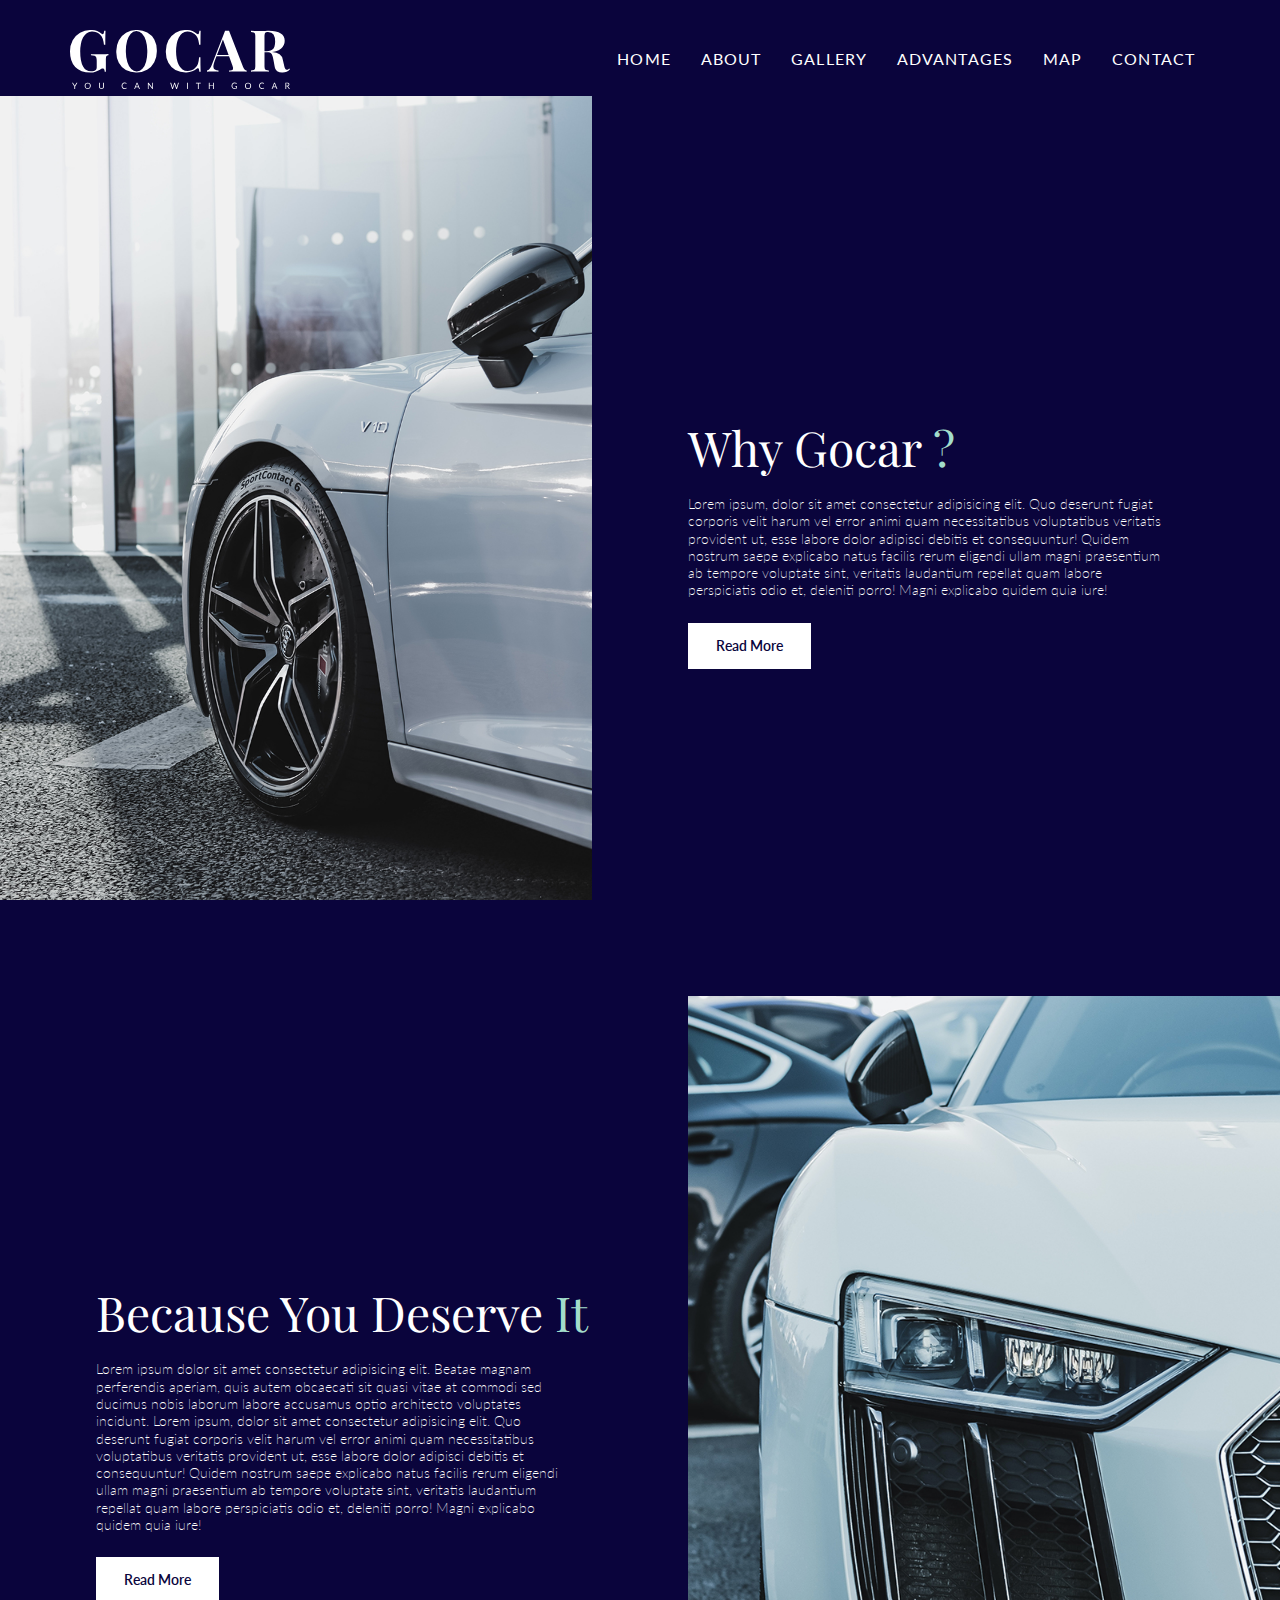
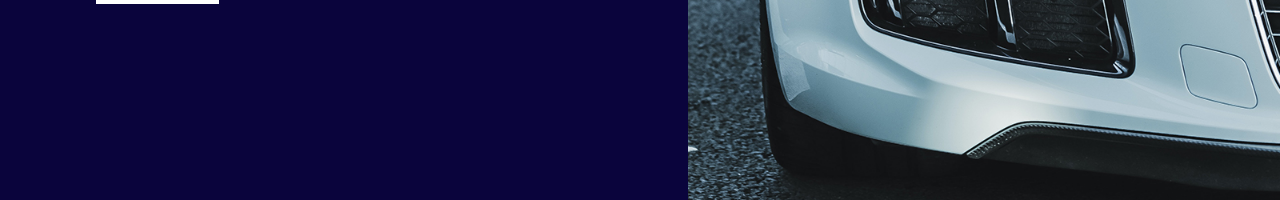
<file: pages/about.html>
<head>
    <meta charset="UTF-8">
    <meta http-equiv="X-UA-Compatible" content="IE=edge">
    <meta name="viewport" content="width=device-width, initial-scale=1.0">
    <title>GoCar</title>
    <meta name="description" content="Rent cars online">
    <meta name="keywords" content="cars, rent, online">
    <meta name="author" content="Hamza Bouchikhi">
    <link rel="stylesheet" href="../css/style.css">
</head>

<body>
    <header class="header">
        <nav class="navbar container">
            <img src="../images/logo.svg" alt="GoCar logo" />
            <ul>
                <li><a href="../index.html">Home</a></li>
                <li><a href="about.html">About</a></li>
                <li><a href="gallery.html">Gallery</a></li>
                <li><a href="advantages.html">Advantages</a></li>
                <li><a href="map.html">Map</a></li>
                <li><a href="contact.html">contact</a></li>
    
            </ul>
        </nav>
    </header>
        <section class="about">
          <div>
              <img src="../images/car1.jpg" alt="" />
          </div>
          <div class="container">
              <h2>Why Gocar <span>?</span></h2>
              <p>
                  Lorem ipsum, dolor sit amet consectetur adipisicing elit. Quo deserunt
                  fugiat corporis velit harum vel error animi quam necessitatibus
                  voluptatibus veritatis provident ut, esse labore dolor adipisci
                  debitis et consequuntur! Quidem nostrum saepe explicabo natus facilis
                  rerum eligendi ullam magni praesentium ab tempore voluptate sint,
                  veritatis laudantium repellat quam labore perspiciatis odio et,
                  deleniti porro! Magni explicabo quidem quia iure!
              </p>
              <a href="#" class="btn">read more</a>
          </div>
        </section>
        
        <section class="about2">
          <div>
              <img src="../images/car2.jpg" alt="" />
          </div>
          <div class="container">
              <h2>Because You Deserve <span>It</span></h2>
              <p>
                  Lorem ipsum dolor sit amet consectetur adipisicing elit. Beatae magnam
                  perferendis aperiam, quis autem obcaecati sit quasi vitae at commodi
                  sed ducimus nobis laborum labore accusamus optio architecto voluptates
                  incidunt. Lorem ipsum, dolor sit amet consectetur adipisicing elit.
                  Quo deserunt fugiat corporis velit harum vel error animi quam
                  necessitatibus voluptatibus veritatis provident ut, esse labore dolor
                  adipisci debitis et consequuntur! Quidem nostrum saepe explicabo natus
                  facilis rerum eligendi ullam magni praesentium ab tempore voluptate
                  sint, veritatis laudantium repellat quam labore perspiciatis odio et,
                  deleniti porro! Magni explicabo quidem quia iure!
              </p>
              <a href="#" class="btn">read more</a>
          </div>
        </section>
        
</body>
</file>
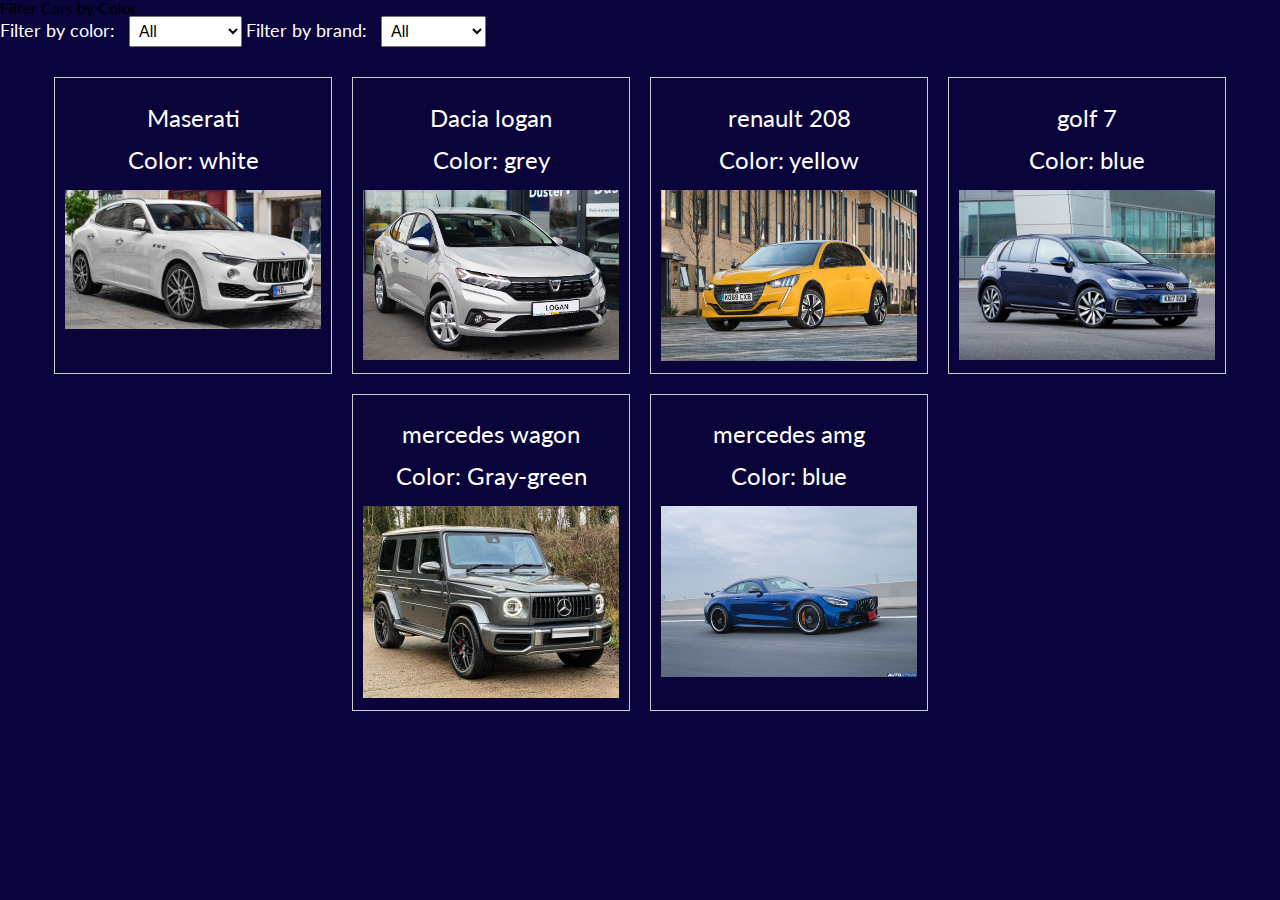
<file: pages/all_cars.html>
<!DOCTYPE html>
<html lang="en">
<head>
  <meta charset="UTF-8">
  <meta name="viewport" content="width=device-width, initial-scale=1.0">
  <link rel="stylesheet" href="../css/style.css">
  <title>Car Filter by Color</title>
</head>
<body>

  <h1>Filter Cars by Color</h1>


  <label for="filterInput">Filter by color:</label>
  <select id="filterInput">
    <option value="">All</option>
    <option value="white">white</option>
    <option value="grey">grey</option>
    <option value="yellow">yellow</option>
    <option value="blue">blue</option>
    <option value="Gray-green">Gray-green</option>
  </select>

  <label for="filterInput">Filter by brand:</label>
  <select id="filterInput2">
    <option value="">All</option>
    <option value="mercedes">mercedes</option>
    <option value="dacia">dacia</option>
    <option value="renault">renault</option>
    <option value="Maserati">Maserati</option>
    <option value="volsvagen">volsvagen</option>
  </select>

 
  <div class="card-container">
    <div class="card" data-color="white" brand-name = "Maserati">
      <h2 class="car_title">Maserati</h2>
      <p class="car_color">Color: white</p>
      <img src="../images/Maserati.jpg" alt="Car" />
    </div>
    
    <div class="card" data-color="grey" brand-name = "Dacia">
      <h2 class="car_title">Dacia logan</h2>
      <p class="car_color">Color: grey</p>
      <img src="../images/Dacia.jpg" alt="Car" />
    </div>
    
    <div class="card" data-color="yellow" brand-name = "renault">
      <h2 class="car_title">renault 208</h2>
      <p class="car_color">Color: yellow</p>
      <img src="../images/renault.jpg" alt="Car" />
    </div>
    
    <div class="card" data-color="blue" brand-name = "volsvagen">
      <h2 class="car_title">golf 7</h2>
      <p class="car_color">Color: blue</p>
      <img src="../images/golf7.jpg" alt="Car" />
    </div>

    <div class="card" data-color="Gray-green" brand-name = "mercedes">
      <h2 class="car_title">mercedes wagon</h2>
      <p class="car_color">Color: Gray-green</p>
      <img src="../images/mercedes.jpg" alt="Car" />
    </div>
    <div class="card" data-color="blue" brand-name = "mercedes">
      <h2 class="car_title">mercedes amg</h2>
      <p class="car_color">Color: blue</p>
      <img src="../images/mercedes2.jpg" alt="Car" />
    </div>

  </div>






</body>
<script src="../index.js"></script>
</html>
</file>
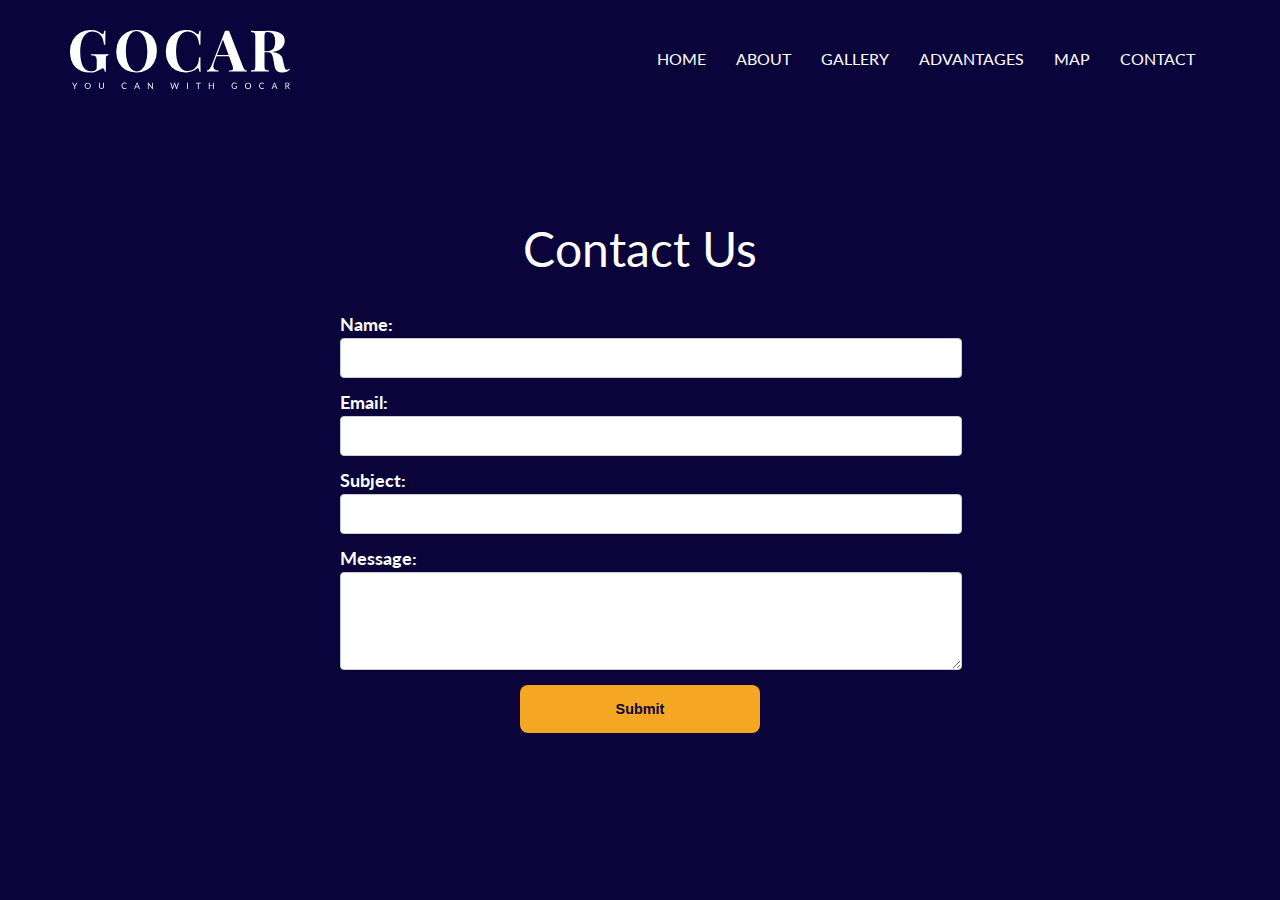
<file: pages/contact.html>
<!DOCTYPE html>
<html lang="en">
<head>
    <meta charset="UTF-8">
    <meta http-equiv="X-UA-Compatible" content="IE=edge">
    <meta name="viewport" content="width=device-width, initial-scale=1.0">
    <title>GoCar</title>
    <meta name="description" content="Rent cars online">
    <meta name="keywords" content="cars, rent, online">
    <meta name="author" content="Hamza Bouchikhi">
    <link rel="stylesheet" href="../css/style.css">
</head>
<header class="header">
    <nav class="navbar container">
        <img src="../images/logo.svg" alt="GoCar logo" />
        <ul>
            <li><a href="../index.html">Home</a></li>
            <li><a href="about.html">About</a></li>
            <li><a href="gallery.html">Gallery</a></li>
            <li><a href="advantages.html">Advantages</a></li>
            <li><a href="map.html">Map</a></li>
            <li><a href="contact.html">contact</a></li>

        </ul>
    </nav>
</header>
    <section class="advbyme">
        <h1 class="contact_title ">Contact Us</h1>
        <form class="contact-ontainer" action="" method="">
            <div class="form-group">
                <label for="name" class="form-label">Name:</label>
                <input type="text" id="name" name="name" class="form-input" required>
            </div>

            <div class="form-group">
                <label for="email" class="form-label">Email:</label>
                <input type="email" id="email" name="email" class="form-input" required>
            </div>

            <div class="form-group">
                <label for="subject" class="form-label">Subject:</label>
                <input type="text" id="subject" name="subject" class="form-input">
            </div>

            <div class="form-group">
                <label for="message" class="form-label">Message:</label>
                <textarea id="message" name="message" class="form-textarea" rows="4" required></textarea>
            </div>

            <div class="form-group">
                <input type="submit" class="form-submit" value="Submit">
            </div>
        </form>
    </section>
</body>
</html>
</file>
<file: css/style.css>
@import url("https://fonts.googleapis.com/css2?family=Lato:wght@300;400;700;900&family=Playfair+Display:wght@400;500;700;800&display=swap");
html,
body,
div,
span,
applet,
object,
iframe,
h1,
h2,
h3,
h4,
h5,
h6,
p,
blockquote,
pre,
a,
abbr,
acronym,
address,
big,
cite,
code,
del,
dfn,
em,
img,
ins,
kbd,
q,
s,
samp,
small,
strike,
strong,
sub,
sup,
tt,
var,
b,
u,
i,
center,
dl,
dt,
dd,
ol,
ul,
li,
fieldset,
form,
label,
legend,
table,
caption,
tbody,
tfoot,
thead,
tr,
th,
td,
article,
aside,
canvas,
details,
embed,
figure,
figcaption,
footer,
header,
hgroup,
menu,
nav,
output,
ruby,
section,
summary,
time,
mark,
audio,
video {
  margin: 0;
  padding: 0;
  border: 0;
  font-size: 100%;
  font: inherit;
  vertical-align: baseline;
}

/* HTML5 display-role reset for older browsers */
article,
aside,
details,
figcaption,
figure,
footer,
header,
hgroup,
menu,
nav,
section {
  display: block;
}

body {
  font-family: "Lato", sans-serif;
  -webkit-box-sizing: border-box;
          box-sizing: border-box;
  line-height: 1;
  background: #0a043c;
}

ol,
ul {
  list-style: none;
}

blockquote,
q {
  quotes: none;
}

blockquote:before,
blockquote:after,
q:before,
q:after {
  content: "";
  content: none;
}

table {
  border-collapse: collapse;
  border-spacing: 0;
}

a {
  text-decoration: none;
  color: #fff;
}

img {
  max-width: 100%;
}

.container {
  max-width: 1140px;
  margin: 0 auto;
}

.btn {
  background: #fff;
  color: #0a043c;
  padding: 16px 28px;
  text-transform: capitalize;
  display: inline-block;
  font-size: 0.9rem;
  -webkit-transition: 200ms;
  transition: 200ms;
  font-weight: 600;
}

.btn:hover {
  background: #a3ddcb;
}

.header {
  z-index: 1;
  position: absolute;
  width: 100%;
  padding: 30px 0;
}

.header .navbar {
  display: -webkit-box;
  display: -ms-flexbox;
  display: flex;
  width: 100%;
  -webkit-box-pack: justify;
      -ms-flex-pack: justify;
          justify-content: space-between;
  -webkit-box-align: center;
      -ms-flex-align: center;
          align-items: center;
}

.header .navbar img {
  width: 220px;
}

.header .navbar ul {
  display: -webkit-box;
  display: -ms-flexbox;
  display: flex;
}

.header .navbar ul li {
  padding: 15px;
  text-transform: uppercase;
  letter-spacing: 1.1;
}

.header .navbar ul li a {
  -webkit-transition: 300ms;
  transition: 300ms;
}

.header .navbar ul li:hover a {
  opacity: 0.8;
}

section.hero {
  height: 100vh;
  background: #0a043c;
  position: relative;
}

section.hero video {
  position: absolute;
  right: 0;
  bottom: 0;
  min-width: 100%;
  min-height: 100%;
  opacity: 0.4;
}

section.hero .content {
  position: absolute;
  color: #fff;
  bottom: 90px;
}

section.hero .content h1 {
  font-family: "Playfair Display", serif;
  font-size: 4rem;
  margin-bottom: 10px;
  font-weight: 600;
}

section.hero .content p {
  font-weight: 200;
  font-size: 0.9rem;
  line-height: 1.2;
  color: #fff;
  width: 50%;
}

section.about,
section.about2 {
  display: -webkit-box;
  display: -ms-flexbox;
  display: flex;
  -webkit-box-align: center;
      -ms-flex-align: center;
          align-items: center;
  height: 100vh;
  overflow: hidden;
}

section.about div,
section.about2 div {
  margin-top: 15%;
  width: 50%;
}

section.about div:first-child,
section.about2 div:first-child {
  margin-right: 6rem;
  height: 100%;
}

section.about div img,
section.about2 div img {
  width: 100%;
  height: 100%;
  -o-object-fit: cover;
     object-fit: cover;
}

section.about div h2,
section.about2 div h2 {
  color: #fff;
  font-family: "Playfair Display", serif;
  font-size: 3rem;
  margin-bottom: 1.5rem;
}

section.about div p,
section.about2 div p {
  font-weight: 200;
  font-size: 0.9rem;
  line-height: 1.2;
  color: #fff;
  width: 80%;
  margin-bottom: 1.5rem;
}

section.about div span,
section.about2 div span {
  color: #a3ddcb;
}

section.adv {
  background: #08032e;
  padding-top: 180px;
  padding-bottom: 180px;
  color: white;
  text-align: center;
}

section.adv h2 {
  color: #fff;
  font-family: "Playfair Display", serif;
  font-size: 3rem;
  margin-bottom: 1.5rem;
}

section.adv > p {
  font-weight: 200;
  font-size: 0.9rem;
  line-height: 1.2;
  color: #fff;
  width: 60%;
  margin: 0 auto;
  margin-bottom: 45px;
  opacity: 0.4;
}

section.adv .icon-container {
  width: 100%;
  display: -ms-grid;
  display: grid;
  -ms-grid-columns: (1fr)[4];
      grid-template-columns: repeat(4, 1fr);
  justify-items: center;
  grid-gap: 1rem;
}

section.adv .icon-container > div {
  -webkit-box-flex: 1;
      -ms-flex: 1;
          flex: 1;
  text-align: left;
  display: -webkit-box;
  display: -ms-flexbox;
  display: flex;
  -webkit-box-align: center;
      -ms-flex-align: center;
          align-items: center;
}

section.adv .icon-container > div img {
  width: 100px;
  margin-right: 1rem;
}

section.adv .icon-container > div div h5 {
  font-family: "Playfair Display", serif;
  font-weight: 600;
  margin-bottom: 10px;
}

section.adv .icon-container > div div p {
  font-weight: 200;
  font-size: 0.9rem;
  line-height: 1.2;
  color: #fff;
  word-break: break-all;
}

section.about2 div:first-child {
  margin-right: 0;
  margin-left: 0;
  -webkit-box-ordinal-group: 3;
      -ms-flex-order: 2;
          order: 2;
}

section.about2 div {
  margin-left: 6rem;
}

section.gallery {
  background: #08032e;
  text-align: center;
  padding: 90px 0;
}

section.gallery h2 {
  color: #fff;
  font-family: "Playfair Display", serif;
  font-size: 3rem;
  margin-bottom: 1.5rem;
}

section.gallery h2 span {
  color: #a3ddcb;
}

section.gallery p {
  font-weight: 200;
  font-size: 0.9rem;
  line-height: 1.2;
  color: #fff;
  width: 60%;
  margin: 0 auto;
  margin-bottom: 45px;
  opacity: 0.4;
}

.gallery-container {
  display: -ms-grid;
  display: grid;
  -ms-grid-columns: (1fr)[3];
      grid-template-columns: repeat(3, 1fr);
  -ms-grid-rows: (330px)[2];
      grid-template-rows: repeat(2, 330px);
  margin-bottom: 45px;
}

.gallery-container .gallery-item {
  overflow: hidden;
  position: relative;
}

.gallery-container .gallery-item:hover .gallery-overlay {
  -webkit-transform: translateY(0px);
          transform: translateY(0px);
}

.gallery-container .gallery-item:hover img {
  -webkit-transform: scale(1.1);
          transform: scale(1.1);
}

.gallery-container .gallery-item .gallery-overlay {
  -webkit-transition: 400ms;
  transition: 400ms;
  -webkit-transform: translateY(680px);
          transform: translateY(680px);
  -webkit-transition-timing-function: cubic-bezier(0.95, -0.03, 0, 0.96);
          transition-timing-function: cubic-bezier(0.95, -0.03, 0, 0.96);
  z-index: 1;
  position: absolute;
  width: 100%;
  height: 100%;
  background: rgba(0, 0, 0, 0.65);
  display: -webkit-box;
  display: -ms-flexbox;
  display: flex;
  -webkit-box-align: end;
      -ms-flex-align: end;
          align-items: flex-end;
}

.gallery-container .gallery-item .gallery-overlay h3 {
  color: white;
  margin: 40px;
  color: #fff;
  font-family: "Playfair Display", serif;
  font-size: 3rem;
  margin-bottom: 1.5rem;
  font-size: 2rem;
}

.gallery-container .gallery-item .gallery-overlay h3 span {
  font-size: 1rem;
  opacity: 0.7;
  font-style: italic;
}

.gallery-container .gallery-item img {
  height: 100%;
  width: 100%;
  -o-object-fit: cover;
     object-fit: cover;
  -webkit-transition: 300ms;
  transition: 300ms;
}

.gallery-container :nth-child(1) {
  -ms-grid-column: 1;
  -ms-grid-column-span: 2;
  grid-column: 1 / span 2;
}

.gallery-container :nth-child(2) {
  -ms-grid-column: 3;
  grid-column: 3;
  -ms-grid-row: 1;
  -ms-grid-row-span: 2;
  grid-row: 1 / span 2;
}

section.map {
  text-align: center;
  padding: 90px 0 0 0;
}

section.map p {
  font-weight: 200;
  font-size: 0.9rem;
  line-height: 1.2;
  color: #fff;
  width: 60%;
  margin: 0 auto;
  margin-bottom: 45px;
  opacity: 0.4;
}

section.map h2 {
  color: #fff;
  font-family: "Playfair Display", serif;
  font-size: 3rem;
  margin-bottom: 1.5rem;
}

section.map h2 span {
  color: #a3ddcb;
}

section.map iframe {
  width: 100%;
}

footer .footer-inner {
  display: -webkit-box;
  display: -ms-flexbox;
  display: flex;
  -webkit-box-pack: justify;
      -ms-flex-pack: justify;
          justify-content: space-between;
  padding: 90px 0;
}

footer .footer-inner h4 {
  font-weight: 600;
  font-size: 1.2rem;
  color: white;
  text-transform: uppercase;
}

footer .footer-inner hr {
  background: #fff;
}

footer .footer-inner div {
  -webkit-box-flex: 33.33333%;
      -ms-flex: 33.33333%;
          flex: 33.33333%;
  margin-right: 20px;
}

footer .footer-inner div:last-child {
  margin-right: 0;
}

footer .footer-inner ul {
  margin-top: 20px;
}

footer .footer-inner ul li {
  padding: 10px 0;
}

footer .footer-inner ul a {
  color: rgba(255, 255, 255, 0.4);
}

footer .footer-inner ul a:hover {
  color: rgba(255, 255, 255, 0.2);
}

footer p {
  font-weight: 200;
  font-size: 0.9rem;
  line-height: 1.2;
  color: #fff;
  text-align: center;
  opacity: 0.7;
  margin-bottom: 30px;
}

header nav .ham {
  display: none;
  position: fixed;
  top: 40px;
  right: 80px;
  z-index: 100;
  width: 36px;
  height: 36px;
  border: none;
  cursor: pointer;
  background-color: transparent;
  /* right: 0; */
  background-image: url(/images/menu.svg);
  background-size: 100%;
}

header nav .showClose {
  background-image: url("/images/close.svg");
}

header nav .ham_menu {
  position: fixed;
  top: 0;
  left: 0;
  background: black;
  width: 100vw;
  height: 100vh;
  overflow: hidden;
  color: white;
  -webkit-transform: translateY(-100%);
          transform: translateY(-100%);
  -webkit-transition: -webkit-transform 0.4s ease-in-out;
  transition: -webkit-transform 0.4s ease-in-out;
  transition: transform 0.4s ease-in-out;
  transition: transform 0.4s ease-in-out, -webkit-transform 0.4s ease-in-out;
  -webkit-box-orient: vertical;
  -webkit-box-direction: normal;
      -ms-flex-direction: column;
          flex-direction: column;
  -webkit-box-align: center;
      -ms-flex-align: center;
          align-items: center;
}

header nav .showNav {
  /* show the menu */
  -webkit-transform: translateY(0);
          transform: translateY(0);
}

header nav .showClose {
  background-image: url("/images/close.svg");
}

/*--------------------------------------------------------------------- File Name: responsive.css ---------------------------------------------------------------------*/
/*------------------------------------------------------------------- 991px x 768px ---------------------------------------------------------------------*/
@media only screen and (min-width: 768px) and (max-width: 991px) {
  .container {
    max-width: 720px;
  }
  section.adv .icon-container {
    -ms-grid-columns: (1fr)[2];
        grid-template-columns: repeat(2, 1fr);
  }
}

/*------------------------------------------------------------------- 767px x 599px ---------------------------------------------------------------------*/
@media only screen and (min-width: 599px) and (max-width: 767px) {
  .container {
    max-width: 540px;
  }
  section.adv .icon-container {
    -ms-grid-columns: (1fr)[2];
        grid-template-columns: repeat(2, 1fr);
  }
  .header .navbar > ul {
    display: none;
  }
  header nav .ham {
    right: 60px;
    display: block;
    outline: none;
  }
  .header .navbar ul li {
    padding: 15px;
    text-transform: uppercase;
    letter-spacing: 1.1;
    margin-bottom: 20px;
  }
  .ham_menu {
    font-size: 1.5rem;
    padding-top: 90px;
  }
  .gallery-container :nth-child(1) {
    grid-column: 1 / span3;
  }
  .gallery-container :nth-child(2) {
    grid-column: unset;
    grid-row: unset;
  }
}

/*------------------------------------------------------------------- 599px x 280px ---------------------------------------------------------------------*/
@media only screen and (min-width: 280px) and (max-width: 599px) {
  .container {
    max-width: 320px;
  }
  section.about {
    margin-bottom: 20px;
  }
  section.about .container a {
    display: inline;
  }
  section.about2 {
    padding-bottom: 50px;
  }
  section.adv .icon-container {
    -ms-grid-columns: 1fr;
        grid-template-columns: 1fr;
  }
  .header .navbar > ul {
    display: none;
  }
  header nav .ham {
    right: 40px;
    display: block;
    outline: none;
  }
  .header .navbar ul li {
    padding: 15px;
    text-transform: uppercase;
    letter-spacing: 1.1;
    margin-bottom: 20px;
  }
  .ham_menu {
    font-size: 1.5rem;
    padding-top: 90px;
  }
  section.hero {
    padding-left: 30px;
  }
  section.adv {
    padding-top: 60px;
    padding-bottom: 60px;
  }
  section.about,
  section.about2 {
    -webkit-box-orient: vertical;
    -webkit-box-direction: normal;
        -ms-flex-direction: column;
            flex-direction: column;
  }
  section.about div.container,
  section.about2 div.container {
    text-align: center;
    margin: 0 auto;
    margin-top: 40px;
  }
  section.about div.container p,
  section.about2 div.container p {
    width: 100%;
  }
  section.about2 div.container {
    margin-bottom: 40px;
  }
  section.about div:first-child,
  section.about2 div:first-child {
    margin-right: 0;
    height: 50%;
    width: 100%;
  }
  section.about div,
  section.about2 div {
    width: 100%;
  }
  section.about .container {
    margin-left: 20px;
    /* margin: 30px; */
    margin-top: 40px;
    margin-bottom: 40px;
  }
  .gallery-container {
    -ms-grid-columns: 1fr;
        grid-template-columns: 1fr;
  }
  .gallery-container :nth-child(1) {
    grid-column: unset;
  }
  .gallery-container :nth-child(2) {
    grid-column: unset;
    grid-row: unset;
  }
  footer .footer-inner {
    display: none;
  }
  footer p {
    padding-top: 30px;
  }
}

@media (max-width: 575px) {
  section.adv .icon-container {
    -ms-grid-columns: 1fr;
        grid-template-columns: 1fr;
  }
  .header .navbar > ul {
    display: none;
  }
  header nav .ham {
    right: 40px;
    display: block;
    outline: none;
  }
  .header .navbar ul li {
    padding: 15px;
    text-transform: uppercase;
    letter-spacing: 1.1;
    margin-bottom: 20px;
  }
}
/*# sourceMappingURL=style.css.map */


section.advbyme {
 margin-top: 10%;
  display: flex;              
  flex-direction: column;     
  justify-content: center;   
  width: 100%;
  height: 90vh;               
  max-width: 600px;
  margin: 0 auto;
  padding-top: 60px;
  background-color: #0A043B;
  border-radius: 8px;
}



.contact-container {
  display: flex;
  flex-direction: column;
  gap: 15px;
}

.form-group {
  display: flex;
  flex-direction: column;
  margin-bottom: 15px;
}

.form-group-inline {
  display: flex;
  justify-content: space-between;
  gap: 20px;
}

.form-group-inline .form-group {
  flex: 1;
}

.form-label {
  margin-bottom: 5px;
  font-weight: bold;
  color: white;
  font-family: "Lato", sans-serif;
}

.form-input,
.form-textarea {
  width: 100%;
  padding: 10px;

  border: 1px solid #ccc;
  border-radius: 4px;
  font-size: 16px;
}
.contact_title {
font-size: 3em;
color: white;
margin: 7%;
text-align: center;
}
.form-submit {
  width: 40%;
  padding: 10px;
  background-color: #F5A623;
  color: white;
  border: none;
  border-radius: 8px;
  font-size: 22px;
  cursor: pointer;
  margin: 0 auto;
  color: #0a043c;
  padding: 16px 28px;
  text-transform: capitalize;
  display: inline-block;
  font-size: 0.9rem;
  -webkit-transition: 200ms;
  transition: 200ms;
  font-weight: 600;
}

.form-submit:hover {
  background-color: #FF8C00;
}

.form-group-inline {
  display: flex;
  justify-content: space-between;
}

.form-group-inline .form-group {
  width: 48%;
}


.car_color  {
font-size: 1.5em;
color: white;
margin: 7%;
text-align: center;
}
.car_title{
font-size: 1.5em;
color: white;
margin: 7%;

}

label {

  color: white;
  font-size: 18px;
  margin-right: 10px;
}

select {
  padding: 5px;
  font-size: 16px;
}

.card-container {
  display: flex;
  flex-wrap: wrap;
  justify-content: center;
  margin-top: 20px;
}

.card {
  border: 1px solid #ccc;
  background-color: #0A043B;
  padding: 10px;
  margin: 10px;
  width: 20%;
  text-align: center;

}

.hidden {
  display: none;
}
</file>
